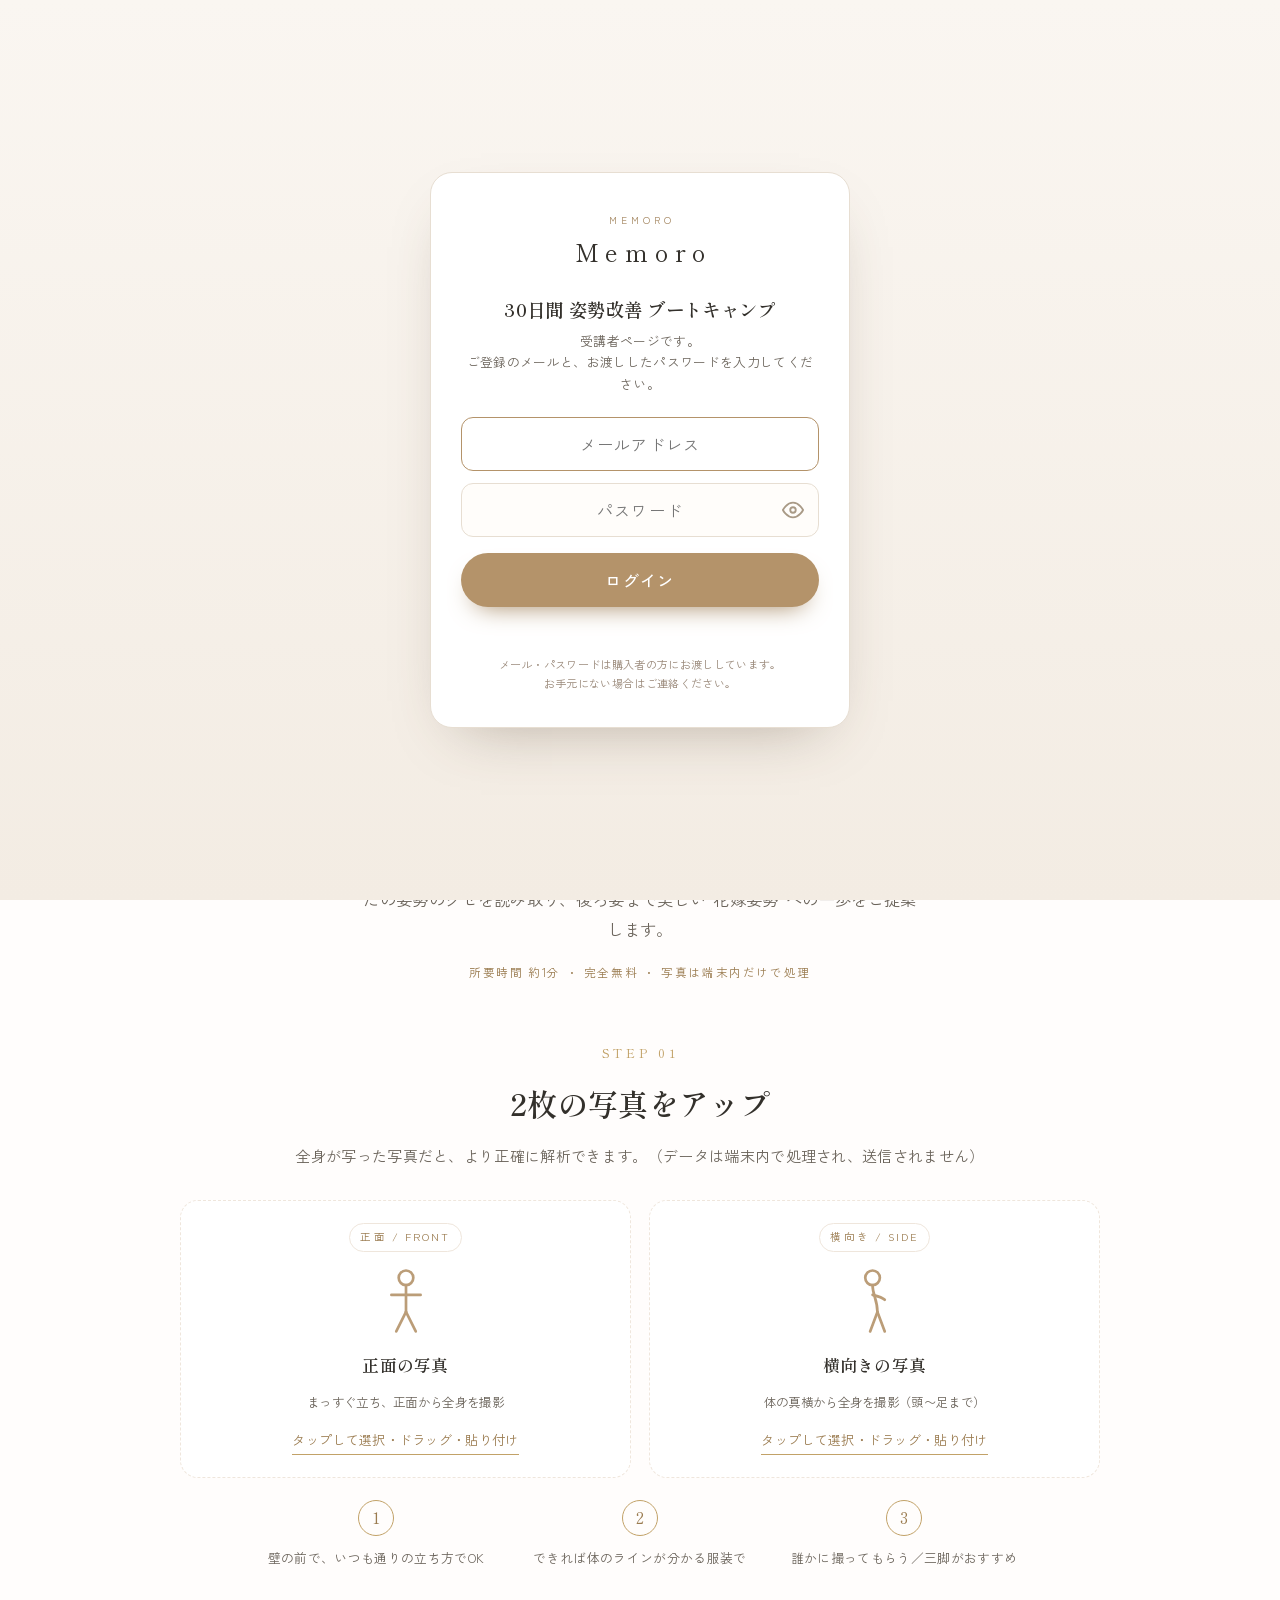
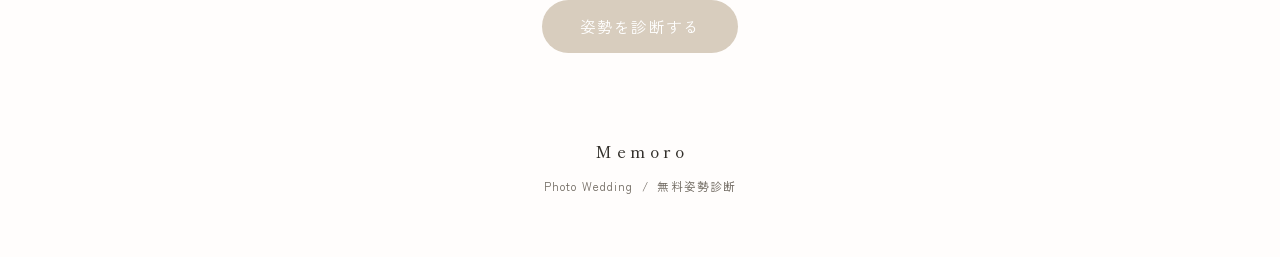
<file: index.html>
<!DOCTYPE html>
<html lang="ja">
<head>
<meta charset="UTF-8">
<meta name="viewport" content="width=device-width, initial-scale=1.0">
<title>30日間姿勢改善ブートキャンプ｜Memoro</title>
<meta name="description" content="写真2枚で、いまのあなたの立ち姿を解析。Memoro（メモロ）の無料・姿勢診断。">
<link rel="preconnect" href="https://fonts.googleapis.com">
<link rel="preconnect" href="https://fonts.gstatic.com" crossorigin>
<link href="https://fonts.googleapis.com/css2?family=Shippori+Mincho:wght@500;600;700&family=Zen+Kaku+Gothic+New:wght@400;500;700&family=Zen+Kurenaido&family=Parisienne&display=swap" rel="stylesheet">
<link rel="stylesheet" href="styles.css?v=4">
<link rel="stylesheet" href="program.css?v=6">
</head>
<body>

<!-- ▼ 受講者認証ゲート（本番URL。ローカル確認時は api:'demo'）▼ -->
<script>window.MEMORO_AUTH={ api:'https://memoro-auth.yuya-suzuki-37.workers.dev', product:'posture', title:'30日間 姿勢改善 ブートキャンプ' }</script>
<script src="gate.js"></script>
<!-- ▲ 受講者認証ゲート ▲ -->

<header class="topbar">
  <div class="brand center">Memoro<small>PHOTO WEDDING</small></div>
</header>

<div class="bc-banner">
  <span class="bc-eyebrow">30-DAY POSTURE BOOTCAMP</span>
  <span class="bc-title"><span class="bc-ico"><svg viewBox="0 0 24 24" width="1em" height="1em" fill="currentColor"><path d="M12 3l1.7 5.1a3 3 0 0 0 2.2 2.2L21 12l-5.1 1.7a3 3 0 0 0-2.2 2.2L12 21l-1.7-5.1a3 3 0 0 0-2.2-2.2L3 12l5.1-1.7a3 3 0 0 0 2.2-2.2z"/></svg></span>30日間<b>姿勢改善</b>ブートキャンプ</span>
</div>

<!-- ===== HERO ===== -->
<section class="hero" id="intro">
  <div class="hero-photo">
    <div class="hero-bg"></div>
    <div class="hero-logo">Memoro<small>POSTURE CARE</small></div>
  </div>
  <div class="hero-text">
    <p class="hero-script">for your special day</p>
    <h1 class="hero-catch">式まで、あと<span class="accent">30</span>日。</h1>
    <p class="hero-hw">後ろ姿まで美しい“花嫁姿勢”へ</p>
  </div>
  <div class="hero-detail wrap">
    <p class="lead">正面と横向きの写真をアップするだけ。面倒な質問はありません。AIがあなたの姿勢のクセを読み取り、後ろ姿まで美しい“花嫁姿勢”への一歩をご提案します。</p>
    <p class="hero-note">所要時間 約1分 ・ 完全無料 ・ 写真は端末内だけで処理</p>
  </div>
</section>

<!-- ===== UPLOAD ===== -->
<section class="section wrap" id="upload-section">
  <div class="section-head">
    <span class="num">STEP 01</span>
    <h2>2枚の写真をアップ</h2>
    <p>全身が写った写真だと、より正確に解析できます。（データは端末内で処理され、送信されません）</p>
  </div>

  <div class="uploads">
    <!-- FRONT -->
    <label class="drop" id="drop-front" for="file-front">
      <span class="req">正面 / FRONT</span>
      <svg class="pose-illust" viewBox="0 0 64 64" fill="none" stroke="#B4936A" stroke-width="2.2" stroke-linecap="round" stroke-linejoin="round">
        <circle cx="32" cy="13" r="6"/><path d="M32 19v22"/><path d="M20 27h24"/><path d="M32 41l-8 16"/><path d="M32 41l8 16"/>
      </svg>
      <h3>正面の写真</h3>
      <p class="hint">まっすぐ立ち、正面から全身を撮影</p>
      <span class="drop-cta">タップして選択・ドラッグ・貼り付け</span>
      <input type="file" id="file-front" accept="image/*,.heic,.heif">
    </label>

    <!-- SIDE -->
    <label class="drop" id="drop-side" for="file-side">
      <span class="req">横向き / SIDE</span>
      <svg class="pose-illust" viewBox="0 0 64 64" fill="none" stroke="#B4936A" stroke-width="2.2" stroke-linecap="round" stroke-linejoin="round">
        <circle cx="30" cy="13" r="6"/><path d="M30 19c0 8 4 12 4 22"/><path d="M30 27c4 1 8 2 10 4"/><path d="M34 41l-6 16"/><path d="M34 41l6 16"/>
      </svg>
      <h3>横向きの写真</h3>
      <p class="hint">体の真横から全身を撮影（頭〜足まで）</p>
      <span class="drop-cta">タップして選択・ドラッグ・貼り付け</span>
      <input type="file" id="file-side" accept="image/*,.heic,.heif">
    </label>
  </div>

  <div class="howto">
    <div class="step"><div class="n">1</div><p>壁の前で、いつも通りの立ち方でOK</p></div>
    <div class="step"><div class="n">2</div><p>できれば体のラインが分かる服装で</p></div>
    <div class="step"><div class="n">3</div><p>誰かに撮ってもらう／三脚がおすすめ</p></div>
  </div>

  <div class="btn-row">
    <button class="btn" id="btn-analyze" disabled>姿勢を診断する</button>
  </div>

  <div class="loader" id="loader" hidden>
    <div class="spinner"></div>
    <p id="loader-text">読み込み中…</p>
  </div>
</section>

<!-- ===== RESULT ===== -->
<main class="section wrap" id="result" hidden></main>

<footer class="foot">
  <div class="brand serif">Memoro</div>
  <p style="margin-top:10px">Photo Wedding &nbsp;/&nbsp; 無料姿勢診断</p>
</footer>

<script type="module" src="app.js?v=6"></script>
</body>
</html>
</file>
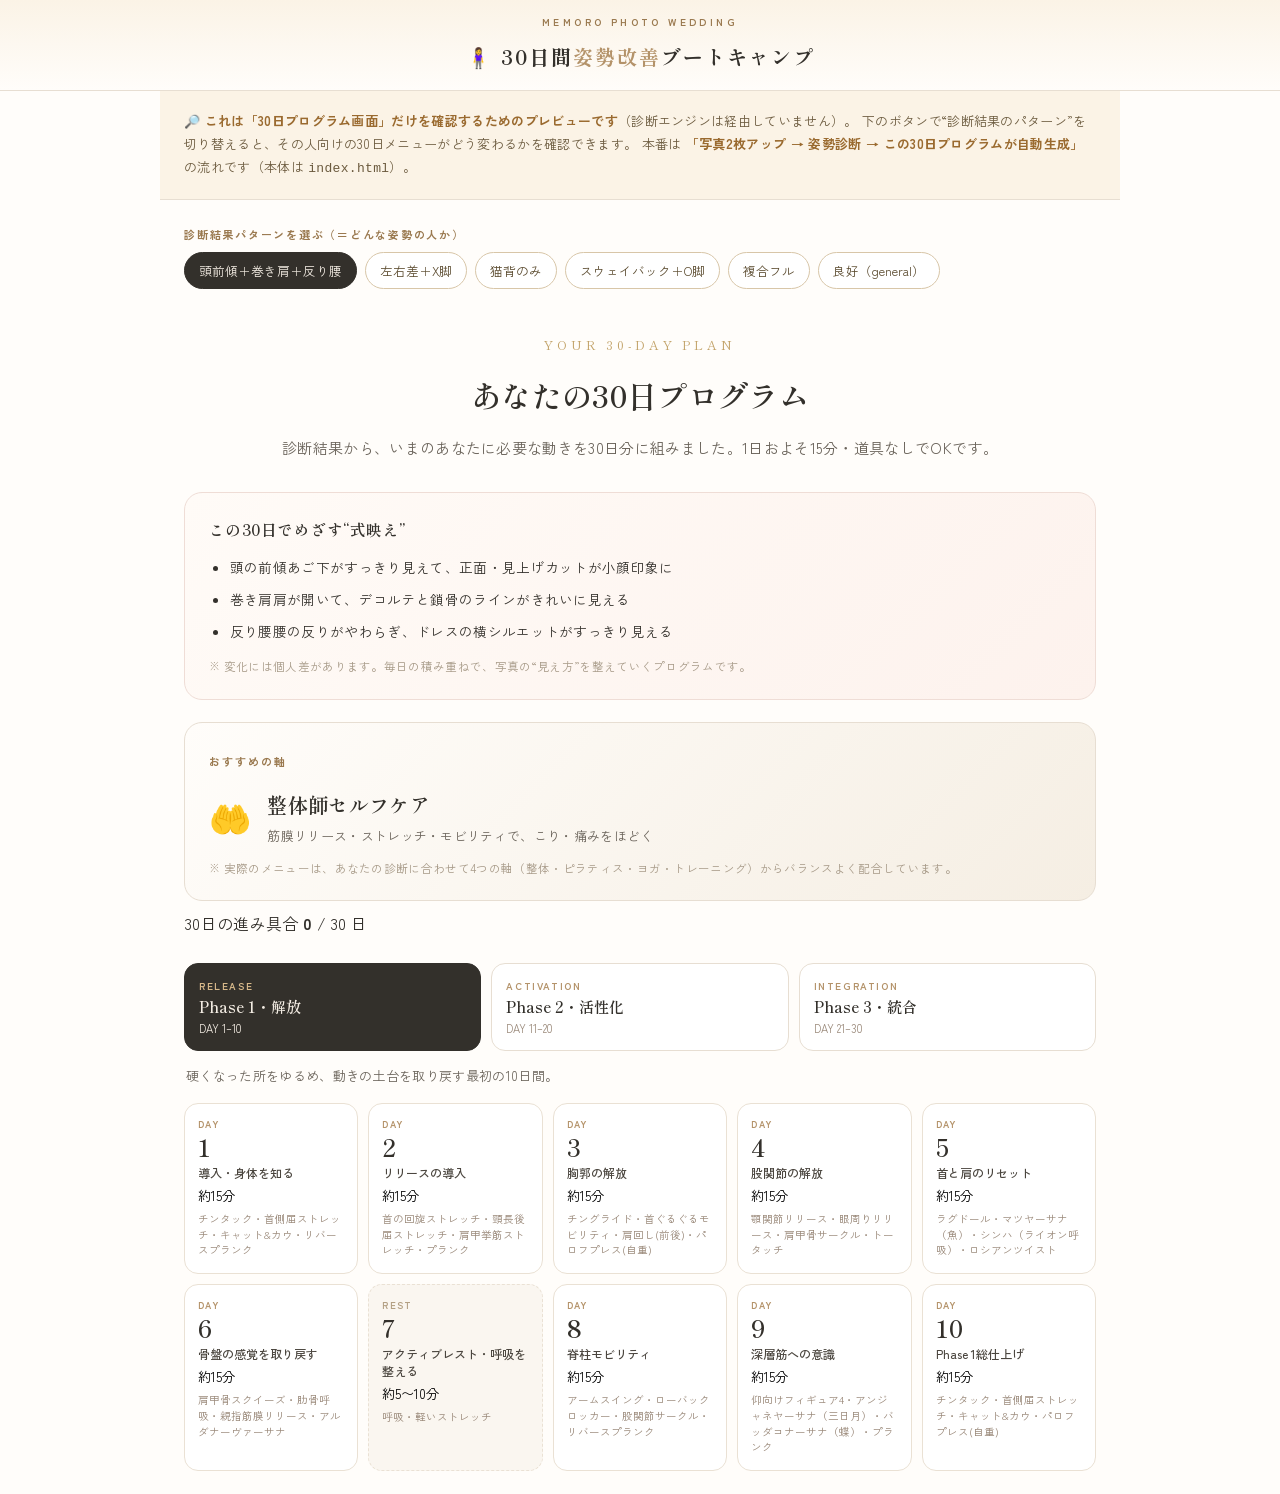
<file: preview-program.html>
<!DOCTYPE html>
<html lang="ja">
<head>
<meta charset="UTF-8">
<meta name="viewport" content="width=device-width, initial-scale=1.0">
<title>30日間姿勢改善ブートキャンプ プレビュー｜Memoro</title>
<link rel="preconnect" href="https://fonts.googleapis.com">
<link rel="preconnect" href="https://fonts.gstatic.com" crossorigin>
<link href="https://fonts.googleapis.com/css2?family=Shippori+Mincho:wght@500;600;700&family=Zen+Kaku+Gothic+New:wght@400;500;700&display=swap" rel="stylesheet">
<link rel="stylesheet" href="styles.css?v=4">
<link rel="stylesheet" href="program.css?v=5">
<style>
  body{ background:#FFFDFA; }
  .preview-note{ max-width:960px; margin:0 auto; padding:18px 24px; background:#FBF3E6; border-bottom:1px solid #E7DED2; font-family:"Zen Kaku Gothic New",sans-serif; font-size:13px; color:#6B5A3E; line-height:1.8; }
  .preview-note b{ color:#9A6A2F; }
  .pv-wrap{ max-width:960px; margin:0 auto; padding:24px; }
  .pv-label{ font-family:"Zen Kaku Gothic New",sans-serif; font-size:11px; letter-spacing:.16em; color:#9A794F; font-weight:700; margin-bottom:8px; }
  .case-picker{ display:flex; flex-wrap:wrap; gap:8px; margin:0 0 6px; }
  .case-picker button{ font-family:"Zen Kaku Gothic New",sans-serif; font-size:12.5px; padding:8px 14px; border:1px solid #D8C6A8; background:#fff; border-radius:20px; cursor:pointer; color:#5A4A2E; transition:.15s; }
  .case-picker button:hover{ border-color:#B4936A; }
  .case-picker button.active{ background:#33302B; color:#F3ECE3; border-color:#33302B; }
</style>
</head>
<body>
<div class="bc-banner">
  <span class="bc-eyebrow">MEMORO PHOTO WEDDING</span>
  <span class="bc-title"><span class="bc-ico">🧍‍♀️</span>30日間<b>姿勢改善</b>ブートキャンプ</span>
</div>
<div class="preview-note">
  🔎 <b>これは「30日プログラム画面」だけを確認するためのプレビューです</b>（診断エンジンは経由していません）。
  下のボタンで“診断結果のパターン”を切り替えると、その人向けの30日メニューがどう変わるかを確認できます。
  本番は <b>「写真2枚アップ → 姿勢診断 → この30日プログラムが自動生成」</b> の流れです（本体は <code>index.html</code>）。
</div>
<div class="pv-wrap">
  <div class="pv-label">診断結果パターンを選ぶ（＝どんな姿勢の人か）</div>
  <div class="case-picker" id="picker"></div>
  <main id="result"></main>
</div>

<script type="module">
  import { render30DayProgram } from './program-ui.js';

  // 診断が出す problems を模擬（本番は analyzer.js が自動生成）
  const CASES = [
    { label:'頭前傾＋巻き肩＋反り腰', keys:['forwardHead','roundedShoulders','anteriorPelvicTilt'] },
    { label:'左右差＋X脚',           keys:['lateralAsymmetry','kneeValgus'] },
    { label:'猫背のみ',             keys:['thoracicKyphosis'] },
    { label:'スウェイバック＋O脚',   keys:['swayBack','kneeVarus'] },
    { label:'複合フル',             keys:['forwardHead','roundedShoulders','thoracicKyphosis','anteriorPelvicTilt','swayBack','lateralAsymmetry','kneeValgus'] },
    { label:'良好（general）',       keys:['general'] },
  ];

  const picker = document.getElementById('picker');
  const result = document.getElementById('result');

  function show(i){
    [...picker.children].forEach((b,j)=> b.classList.toggle('active', i===j));
    const problems = CASES[i].keys.map(k => ({ key:k })); // render30DayProgram は p.key を見る
    render30DayProgram(problems, result);
    window.scrollTo({ top:0, behavior:'smooth' });
  }

  CASES.forEach((c,i)=>{
    const b = document.createElement('button');
    b.textContent = c.label;
    b.addEventListener('click', ()=> show(i));
    picker.appendChild(b);
  });
  show(0);
</script>
</body>
</html>
</file>
<file: styles.css>
/* =================================================================
   Memoro — Posture Diagnosis
   Photo-wedding brand: soft ivory, champagne gold, refined serif.
   ================================================================= */

:root{
  --bg:        #FFFDFC;   /* 純白（小顔と統一）*/
  --bg-soft:   #FFFFFF;
  --card:      #FFFFFF;
  --ink:       #33302B;   /* warm charcoal */
  --ink-soft:  #6B645B;   /* muted */
  --line:      #EFE6DC;   /* hairline */
  --gold:      #C2A268;   /* gold（小顔と統一）*/
  --gold-deep: #9A7B4F;
  --blush:     #EAD4CD;
  --rose:      #C88A82;
  --cream:     #FFFDF8;
  --script:    'Parisienne', cursive;
  --hw:        'Zen Kurenaido', cursive;
  --green:     #2F5A4A;
  --sage:      #A9B29E;
  --good:      #8AA98C;
  --warn:      #D8A96A;
  --bad:       #C58274;
  --shadow:    0 18px 50px -28px rgba(80,60,40,.35);
  --radius:    18px;
  --serif:     "Shippori Mincho", "Times New Roman", serif;
  --sans:      "Zen Kaku Gothic New", -apple-system, "Hiragino Kaku Gothic ProN", "Noto Sans JP", sans-serif;
}

*{ box-sizing:border-box; margin:0; padding:0; }
html{ scroll-behavior:smooth; }
body{
  font-family:var(--sans);
  color:var(--ink);
  background:var(--bg);
  line-height:1.85;
  -webkit-font-smoothing:antialiased;
  letter-spacing:.02em;
}
img{ max-width:100%; display:block; }
button{ font-family:inherit; cursor:pointer; }

.wrap{ width:min(920px, 92vw); margin-inline:auto; }
.serif{ font-family:var(--serif); font-weight:500; }
.center{ text-align:center; }

/* ---------- top bar ---------- */
.topbar{
  display:flex; align-items:center; justify-content:center;
  padding:22px 0; gap:.6em;
}
.brand{
  font-family:var(--serif); font-size:1.45rem; letter-spacing:.28em;
  color:var(--ink); text-indent:.28em;
}
.brand small{
  display:block; font-family:var(--sans); font-size:.58rem;
  letter-spacing:.42em; color:var(--gold-deep); margin-top:.3em; text-indent:.42em;
}

/* ---------- hero ---------- */
.hero{ position:relative; margin-bottom:6px; }
.hero-photo{ position:relative; height:54vh; min-height:380px; max-height:580px; overflow:hidden; }
.hero-bg{ position:absolute; inset:0; background:url('images/hero-posture.png') center 16%/cover; animation:kenburns 22s ease-out infinite alternate; }
.hero-photo::after{ content:''; position:absolute; left:0; right:0; bottom:0; height:130px; background:linear-gradient(to bottom,rgba(255,253,248,0),var(--cream)); }
.hero-logo{ position:absolute; top:24px; left:0; right:0; z-index:2; text-align:center; font-family:var(--serif); font-size:1.2rem; letter-spacing:.34em; text-indent:.34em; color:#fff; text-shadow:0 2px 18px rgba(60,45,30,.55); }
.hero-logo small{ display:block; font-family:var(--sans); font-size:.5rem; letter-spacing:.42em; color:rgba(255,255,255,.92); text-indent:.42em; margin-top:4px; }
.hero-text{ position:relative; z-index:3; background:var(--cream); margin-top:-44px; border-radius:36px 36px 0 0; padding:14px 28px 26px; text-align:center; width:min(920px,100%); margin-inline:auto; }
.hero-script{ font-family:var(--script); font-size:clamp(1.4rem,6vw,1.9rem); color:var(--rose); line-height:1; }
.hero-catch{ font-family:var(--serif); font-weight:600; font-size:clamp(1.7rem,7vw,2.4rem); color:var(--ink); line-height:1.45; letter-spacing:.02em; margin-top:4px; }
.hero-catch .accent{ color:var(--gold); font-size:1.35em; padding:0 .04em; }
.hero-hw{ font-family:var(--hw); font-size:clamp(1rem,3.8vw,1.3rem); color:var(--rose); transform:rotate(-2deg); margin:8px 0 4px; }
.hero-detail{ text-align:center; padding:14px 0 8px; }
.hero .lead{ margin:0 auto; max-width:34em; color:var(--ink-soft); font-size:clamp(.94rem,2.6vw,1.02rem); }
.hero-note{ margin-top:18px; font-size:.72rem; letter-spacing:.14em; color:var(--gold-deep); }
@keyframes kenburns{ from{ transform:scale(1); } to{ transform:scale(1.08); } }

/* ---------- section frame ---------- */
.section{ padding:44px 0; }
.section-head{ text-align:center; margin-bottom:30px; }
.section-head .num{
  font-family:var(--serif); font-size:.8rem; letter-spacing:.3em;
  color:var(--gold); display:block; margin-bottom:.8em;
}
.section-head h2{
  font-family:var(--serif); font-weight:600;
  font-size:clamp(1.35rem,4.4vw,1.9rem);
}
.section-head p{ color:var(--ink-soft); margin-top:.7em; font-size:.94rem; }

/* ---------- upload ---------- */
.uploads{
  display:grid; grid-template-columns:1fr 1fr; gap:18px;
}
@media (max-width:620px){ .uploads{ grid-template-columns:1fr; } }

.drop{
  position:relative; background:var(--card); border:1.5px dashed var(--line);
  border-radius:var(--radius); padding:22px; text-align:center;
  transition:border-color .2s, background .2s; min-height:230px;
  display:flex; flex-direction:column; align-items:center; justify-content:center; gap:10px;
}
.drop.drag{ border-color:var(--gold); background:#FFFBF5; }
.drop.filled{ border-style:solid; border-color:var(--blush); padding:12px; }
.drop .pose-illust{ width:78px; height:78px; opacity:.9; }
.drop h3{ font-family:var(--serif); font-size:1.05rem; font-weight:600; }
.drop .hint{ font-size:.78rem; color:var(--ink-soft); }
.drop .req{
  font-size:.66rem; letter-spacing:.2em; color:var(--gold-deep);
  border:1px solid var(--line); border-radius:100px; padding:.35em 1em;
}
.drop input[type=file]{ display:none; }
.drop .preview{
  width:100%; border-radius:12px; overflow:hidden; background:var(--bg-soft);
  aspect-ratio:3/4; max-height:280px;
}
.drop .preview img{ width:100%; height:100%; object-fit:contain; }
.drop .redo{
  position:absolute; top:10px; right:10px; background:rgba(255,255,255,.92);
  border:1px solid var(--line); border-radius:100px; font-size:.7rem;
  padding:.4em .9em; color:var(--ink-soft);
}
.drop-cta{
  display:inline-block; margin-top:4px; font-size:.82rem; color:var(--gold-deep);
  border-bottom:1px solid var(--gold); padding-bottom:2px;
}

/* ---------- buttons ---------- */
.btn{
  display:inline-flex; align-items:center; justify-content:center; gap:.5em;
  font-family:var(--sans); font-size:.98rem; letter-spacing:.08em;
  padding:.95em 2.4em; border-radius:100px; border:none;
  background:var(--gold); color:#fff; box-shadow:0 12px 26px -14px var(--gold-deep);
  transition:transform .15s, box-shadow .2s, background .2s;
}
.btn:hover{ background:var(--gold-deep); transform:translateY(-1px); }
.btn:disabled{ background:#D8CDBE; box-shadow:none; cursor:not-allowed; transform:none; }
.btn-ghost{
  background:transparent; color:var(--gold-deep); border:1.5px solid var(--gold);
  box-shadow:none; padding:.9em 2em;
}
.btn-ghost:hover{ background:#FBF4EA; color:var(--gold-deep); }
.btn-row{ text-align:center; margin-top:30px; display:flex; gap:14px; justify-content:center; flex-wrap:wrap; }

/* ---------- loader ---------- */
.loader{ text-align:center; padding:40px 0; }
.loader[hidden]{ display:none; }
.spinner{
  width:44px; height:44px; margin:0 auto 16px; border-radius:50%;
  border:3px solid var(--line); border-top-color:var(--gold);
  animation:spin 1s linear infinite;
}
@keyframes spin{ to{ transform:rotate(360deg); } }
.loader p{ color:var(--ink-soft); font-size:.9rem; }

/* ---------- result ---------- */
#result[hidden]{ display:none; }
.reveal{ animation:rise .8s cubic-bezier(.2,.7,.3,1) both; }
@keyframes rise{ from{ opacity:0; transform:translateY(22px);} to{opacity:1; transform:none;} }

.result-hero{ background:var(--card); border:1px solid var(--line); border-radius:calc(var(--radius) + 10px); padding:0; overflow:hidden; box-shadow:var(--shadow); }
.rh-visual{ position:relative; height:210px; overflow:hidden; background:linear-gradient(135deg,#F3E4DE,#E7CFC8 60%,#DDBFB6); }
.rh-visual img{ width:100%; height:100%; object-fit:cover; object-position:center 30%; }
.rh-visual::after{ content:''; position:absolute; inset:0; background:linear-gradient(to bottom,rgba(255,253,248,0) 42%,var(--card)); }
.rh-visual.no-img img{ display:none; }
.rh-visual.no-img .rh-script{ color:#fff; text-shadow:0 2px 12px rgba(150,110,95,.5); }
.rh-script{ position:absolute; left:0; right:0; bottom:15px; z-index:2; text-align:center; font-family:'Parisienne',cursive; font-size:clamp(1.7rem,6.5vw,2.4rem); color:#fff; text-shadow:0 2px 14px rgba(120,90,45,.55); }
.rh-body{ padding:24px 26px 34px; text-align:center; }
.result-hero .announce{ display:inline-block; border:1px solid var(--gold); padding:8px 22px; font-family:var(--serif); font-size:.74rem; letter-spacing:.3em; text-indent:.3em; color:var(--gold-deep); position:relative; }
.result-hero .announce::before,.result-hero .announce::after{ content:''; position:absolute; top:-1px; width:0; height:0; border-style:solid; border-color:var(--gold) transparent transparent transparent; }
.result-hero .announce::before{ left:-1px; border-width:10px 10px 0 0; }
.result-hero .announce::after{ right:-1px; border-width:10px 0 0 10px; }
.result-hero .type-name{ font-family:var(--serif); font-weight:600; font-size:clamp(1.5rem,5.4vw,2.3rem); margin:.5em 0 .2em; color:var(--ink); }
.result-hero .type-desc{ color:var(--ink-soft); max-width:32em; margin:.8em auto 0; font-size:.92rem; }
.tags{ display:flex; gap:8px; justify-content:center; flex-wrap:wrap; margin-top:1.3em; }
.tag{ font-size:.7rem; letter-spacing:.12em; color:var(--rose); border:1px solid var(--blush); background:#FFF8F6; border-radius:100px; padding:.4em 1em; }

/* score dial */
.score-wrap{ display:flex; align-items:center; justify-content:center; gap:26px; margin-top:26px; flex-wrap:wrap; }
.dial{ position:relative; width:132px; height:132px; }
.dial svg{ transform:rotate(-90deg); }
.dial .val{
  position:absolute; inset:0; display:flex; flex-direction:column;
  align-items:center; justify-content:center;
}
.dial .val b{ font-family:var(--serif); font-size:2.1rem; line-height:1; color:var(--ink); }
.dial .val span{ font-size:.62rem; letter-spacing:.2em; color:var(--ink-soft); margin-top:.4em; }
.grade{ text-align:left; max-width:15em; }
.grade .g-label{ font-family:var(--serif); font-size:1.15rem; color:var(--gold-deep); }
.grade .g-desc{ font-size:.85rem; color:var(--ink-soft); margin-top:.4em; }

/* my-frame (自分の写真＋ライン) */
.myframe{
  margin-top:14px; background:var(--card); border:1px solid var(--line);
  border-radius:var(--radius); padding:18px; text-align:center;
}
.myframe h3{ font-family:var(--serif); font-size:1.05rem; margin-bottom:4px; }
.myframe .note{ font-size:.72rem; color:var(--ink-soft); margin-bottom:14px; }
.myframe-grid{ display:flex; gap:16px; justify-content:center; flex-wrap:wrap; }
.myframe-grid figure{ flex:1 1 240px; max-width:300px; }
.myframe-grid canvas{ width:100%; border-radius:12px; background:var(--bg-soft); box-shadow:var(--shadow); }
.myframe-grid figcaption{ font-size:.72rem; color:var(--ink-soft); margin-top:8px; letter-spacing:.1em; }

/* metrics */
.metrics{ margin-top:14px; background:var(--card); border:1px solid var(--line); border-radius:var(--radius); padding:22px; }
.metric{ padding:14px 0; border-bottom:1px solid var(--line); }
.metric:last-child{ border-bottom:none; }
.metric-top{ display:flex; justify-content:space-between; align-items:baseline; gap:10px; }
.metric-name{ font-weight:600; font-size:.92rem; }
.metric-right{ display:inline-flex; align-items:center; gap:8px; white-space:nowrap; }
.metric-val{ font-family:var(--serif); font-size:1.05rem; }
.metric-val.good{ color:var(--good); } .metric-val.warn{ color:var(--warn); } .metric-val.bad{ color:var(--bad); }
.lvl-chip{ font-size:.64rem; letter-spacing:.08em; padding:.28em .75em; border-radius:100px; color:#fff; }
.lvl-chip.good{ background:var(--good); } .lvl-chip.warn{ background:var(--warn); } .lvl-chip.bad{ background:var(--bad); }
.metric-bar{ height:7px; background:var(--bg-soft); border-radius:100px; margin:9px 0 6px; overflow:hidden; }
.metric-bar i{ display:block; height:100%; border-radius:100px; background:var(--sage); }
.metric-bar i.good{ background:var(--good); } .metric-bar i.warn{ background:var(--warn); } .metric-bar i.bad{ background:var(--bad); }
.metric-detail{ font-size:.72rem; color:var(--ink-soft); }

/* findings (気になる項目 + 豆知識) */
.findings{ margin-top:14px; display:grid; gap:14px; }
.finding{
  background:var(--card); border:1px solid var(--line); border-left:4px solid var(--sage);
  border-radius:var(--radius); padding:20px 22px;
}
.finding.low{ border-left-color:var(--good); }
.finding.mid{ border-left-color:var(--warn); }
.finding.high{ border-left-color:var(--bad); }
.finding-head{ display:flex; align-items:center; gap:10px; flex-wrap:wrap; }
.finding-head h4{ font-family:var(--serif); font-size:1.1rem; }
.sev-chip{ font-size:.64rem; letter-spacing:.14em; padding:.3em .8em; border-radius:100px; color:#fff; }
.sev-chip.low{ background:var(--good); } .sev-chip.mid{ background:var(--warn); } .sev-chip.high{ background:var(--bad); }
.finding .trivia{ font-size:.88rem; color:var(--ink); margin-top:.9em; }
.finding .evidence{
  font-size:.72rem; color:var(--ink-soft); margin-top:.9em; padding-top:.9em;
  border-top:1px dashed var(--line);
}
.finding .evidence::before{ content:"根拠  "; color:var(--gold-deep); letter-spacing:.1em; }

/* camp bridge (STEP B placeholder) */
.bridge{
  margin-top:16px; background:linear-gradient(180deg,#FFFDFA,var(--bg-soft));
  border:1px solid var(--line); border-radius:calc(var(--radius) + 6px); padding:30px 24px;
}
.bridge .kicker{ text-align:center; font-size:.72rem; letter-spacing:.32em; color:var(--gold-deep); text-indent:.32em; }
.bridge h3{ font-family:var(--serif); text-align:center; font-size:clamp(1.2rem,4vw,1.6rem); margin:.5em 0 .3em; }
.bridge .sub{ text-align:center; color:var(--ink-soft); font-size:.86rem; max-width:30em; margin:0 auto 22px; }
.camp-cards{ display:grid; grid-template-columns:1fr 1fr; gap:12px; }
@media (max-width:620px){ .camp-cards{ grid-template-columns:1fr; } }
.camp-card{ background:var(--card); border:1px solid var(--line); border-radius:14px; padding:18px; }
.camp-card.match{ border-color:var(--gold); box-shadow:0 10px 26px -18px var(--gold-deep); }
.camp-card .badge{ font-size:.62rem; letter-spacing:.14em; color:#fff; background:var(--gold); border-radius:100px; padding:.3em .8em; display:inline-block; margin-bottom:.7em; }
.camp-card h4{ font-family:var(--serif); font-size:1.02rem; }
.camp-card .tl{ font-size:.76rem; color:var(--gold-deep); margin:.2em 0 .6em; }
.camp-card p{ font-size:.8rem; color:var(--ink-soft); }
.bridge .cta-row{ text-align:center; margin-top:22px; }
.bridge .cta-row .btn{ text-decoration:none; }
.bridge-soft{ text-align:center; font-size:.86rem; color:var(--gold-deep); margin-top:20px; }

/* disclaimer */
.disclaimer{
  margin-top:20px; font-size:.72rem; color:var(--ink-soft);
  background:var(--bg-soft); border-radius:14px; padding:16px 20px; line-height:1.9;
}

/* footer */
.foot{ text-align:center; padding:40px 0 60px; color:var(--ink-soft); font-size:.72rem; letter-spacing:.1em; }
.foot .brand{ font-size:1rem; letter-spacing:.28em; }

/* how-to strip */
.howto{ display:flex; gap:14px; justify-content:center; flex-wrap:wrap; margin-top:22px; }
.howto .step{ flex:1 1 200px; max-width:250px; text-align:center; }
.howto .step .n{
  width:36px; height:36px; border-radius:50%; border:1.5px solid var(--gold);
  color:var(--gold-deep); font-family:var(--serif); display:flex; align-items:center;
  justify-content:center; margin:0 auto 10px;
}
.howto .step p{ font-size:.8rem; color:var(--ink-soft); }

/* 解析中オーバーレイ（小顔と統一・純白×ローズ）*/
.analyzing-ov{ position:fixed; inset:0; z-index:9999; display:flex; align-items:center; justify-content:center; background:rgba(255,250,249,.84); backdrop-filter:blur(10px); -webkit-backdrop-filter:blur(10px); opacity:0; transition:opacity .4s; }
.analyzing-ov.in{ opacity:1; }
.analyzing-ov.out{ opacity:0; }
.az-card{ background:#fff; border-radius:24px; padding:38px 34px 32px; box-shadow:0 30px 70px -28px rgba(120,90,45,.5); text-align:center; width:min(340px,86vw); transform:translateY(14px) scale(.95); transition:transform .45s cubic-bezier(.2,.8,.3,1); }
.analyzing-ov.in .az-card{ transform:none; }
.az-ring{ position:relative; width:92px; height:92px; margin:0 auto 22px; }
.az-ring svg{ width:100%; height:100%; transform:rotate(-90deg); }
.az-track{ fill:none; stroke:#EEE6D8; stroke-width:6; }
.az-prog{ fill:none; stroke:#D89189; stroke-width:6; stroke-linecap:round; stroke-dasharray:214; stroke-dashoffset:214; transition:stroke-dashoffset .12s linear; }
.az-pct{ position:absolute; inset:0; display:flex; align-items:center; justify-content:center; font-family:var(--serif); font-size:21px; color:#C0817A; }
.az-title{ font-family:var(--serif); font-size:16px; color:#33302B; margin:0 0 20px; letter-spacing:.03em; }
.az-list{ list-style:none; padding:0; margin:0; text-align:left; display:flex; flex-direction:column; gap:11px; }
.az-list li{ display:flex; align-items:center; gap:11px; font-size:13px; color:#B4ADA2; opacity:.45; transition:opacity .35s,color .35s; }
.az-list li.done{ opacity:1; color:#8A5A54; }
.az-check{ width:19px; height:19px; border-radius:50%; border:1.6px solid #DDD3C4; flex:none; position:relative; transition:all .35s; }
.az-list li.done .az-check{ background:#D89189; border-color:#D89189; }
.az-list li.done .az-check::after{ content:''; position:absolute; left:6px; top:3px; width:4px; height:8px; border:solid #fff; border-width:0 2px 2px 0; transform:rotate(45deg); }
@keyframes result-rise{ from{ opacity:0; transform:translateY(24px) scale(.985); } to{ opacity:1; transform:none; } }
.result-hero{ animation:result-rise .7s cubic-bezier(.2,.8,.3,1) both; }
</file>
<file: program.css>
/* =================================================================
   30-DAY PROGRAM UI — Memoro デザイン（アイボリー×シャンパンゴールド）
   既存 styles.css は変更せず、本ファイルで完結させる。
   ================================================================= */

/* =================================================================
   ブートキャンプ識別バナー（どの30日ブートキャンプかを一目で示す）
   ※ 5種のブートキャンプで使い回せる共通パーツ。アイコンと〇〇（差別化ワード）だけ差し替え。
      命名規則: 「30日間〇〇ブートキャンプ」（〇〇を <b> でゴールド強調）
      例) 🧍‍♀️30日間姿勢改善 / 🔥30日間脂肪燃焼 / 🧘‍♀️30日間ヨガ / 🌿30日間ピラティス / ✨30日間小顔（＋ブートキャンプ）
   ================================================================= */
.bc-banner{
  text-align:center;
  background:linear-gradient(180deg,#FBF3E6,#FFFDFA);
  border-bottom:1px solid #E7DED2;
  padding:13px 20px 15px;
}
.bc-banner .bc-eyebrow{
  display:block;
  font-family:"Zen Kaku Gothic New",sans-serif;
  font-size:10px; letter-spacing:.34em; font-weight:700;
  color:#9A794F; margin-bottom:6px;
}
.bc-banner .bc-title{
  font-family:"Shippori Mincho",serif; font-weight:700;
  font-size:clamp(1.05rem,3.6vw,1.25rem); letter-spacing:.1em; color:#33302B;
}
.bc-banner .bc-title .bc-ico{ margin-right:.4em; font-weight:400; }
.bc-banner .bc-title b{ color:#B4936A; font-weight:700; }

/* ---------- Before/After（再診断のスコア比較） ---------- */
.before-after{
  margin:22px 0 6px; padding:20px 22px; text-align:center;
  background:linear-gradient(135deg,#FFFDFA,#F5EEE3);
  border:1px solid #E7DED2; border-radius:18px;
}
.before-after .ba-kicker{
  font-family:"Zen Kaku Gothic New",sans-serif; font-size:10px; letter-spacing:.28em;
  color:#9A794F; font-weight:700; margin-bottom:12px;
}
.before-after .ba-row{ display:flex; align-items:center; justify-content:center; gap:14px; flex-wrap:wrap; }
.before-after .ba-cell{ display:flex; flex-direction:column; align-items:center; gap:3px; }
.before-after .ba-when{ font-family:"Zen Kaku Gothic New",sans-serif; font-size:11px; color:#9A8F80; letter-spacing:.06em; }
.before-after .ba-score{ font-family:"Shippori Mincho",serif; font-size:34px; font-weight:700; line-height:1; color:#8A8172; }
.before-after .ba-cell.now .ba-score{ color:#33302B; }
.before-after .ba-arrow{ font-size:20px; color:#C9B79A; }
.before-after .ba-diff{ display:flex; align-items:baseline; gap:2px; margin-left:6px; font-family:"Shippori Mincho",serif; }
.before-after .ba-diff b{ font-size:24px; font-weight:700; }
.before-after .ba-diff small{ font-size:12px; }
.before-after .ba-diff.up{ color:#6E8F70; }
.before-after .ba-diff.down{ color:#C58274; }
.before-after .ba-diff.flat{ color:#9A8F80; }
.before-after .ba-note{ font-family:"Zen Kaku Gothic New",sans-serif; font-size:12px; color:#6B645B; margin-top:12px; line-height:1.7; }

.p30-goals{
  background:linear-gradient(135deg,#FFFBF7,#FDF2ED);
  border:1px solid #EFDDD6; border-radius:18px;
  padding:22px 24px; margin:22px 0 8px;
}
.p30-goals-kicker{
  display:block; font-family:"Shippori Mincho",serif; font-size:15.5px;
  color:#33302B; font-weight:600; margin-bottom:13px; letter-spacing:.03em;
}
.p30-goals-list{ margin:0; padding-left:1.3em; display:flex; flex-direction:column; gap:9px; }
.p30-goals-list li{ font-size:13.5px; color:#33302B; line-height:1.7; }
.p30-goals-note{ font-size:11.5px; color:#A79A88; margin:14px 0 0; line-height:1.7; }

.p30-reco{
  background:linear-gradient(135deg,#FFFDFA,#F5EEE3);
  border:1px solid #E7DED2; border-radius:18px;
  padding:22px 24px; margin:22px 0 8px;
}
.p30-reco-kicker{
  font-family:"Zen Kaku Gothic New",sans-serif; font-size:11px; letter-spacing:.18em;
  color:#9A794F; font-weight:700;
}
.p30-reco-body{ display:flex; align-items:center; gap:16px; margin-top:12px; }
.p30-reco-icon{ font-size:34px; line-height:1; }
.p30-reco-name{ font-family:"Shippori Mincho",serif; font-size:20px; color:#33302B; font-weight:600; }
.p30-reco-desc{ font-size:13px; color:#6B645B; margin-top:3px; line-height:1.6; }
.p30-reco-note{ font-size:11.5px; color:#A79A88; margin:12px 0 0; line-height:1.7; }

/* Phase タブ */
.p30-phases{ display:grid; grid-template-columns:repeat(3,1fr); gap:10px; margin:24px 0 14px; }
.p30-phase-tab{
  display:flex; flex-direction:column; gap:3px; align-items:flex-start; text-align:left;
  background:#fff; border:1px solid #E7DED2; border-radius:14px;
  padding:14px; cursor:pointer; transition:.2s;
}
.p30-phase-tab:hover{ border-color:#CDB18A; }
.p30-phase-tab.active{ background:#33302B; border-color:#33302B; }
.p30-phase-tab.active .pt-en{ color:#D8B98A; }
.p30-phase-tab.active .pt-ja,
.p30-phase-tab.active .pt-days{ color:#F3ECE3; }
.pt-en{ font-family:"Zen Kaku Gothic New",sans-serif; font-size:10px; letter-spacing:.16em; color:#B4936A; font-weight:700; }
.pt-ja{ font-family:"Shippori Mincho",serif; font-size:15px; color:#33302B; font-weight:600; }
.pt-days{ font-size:11px; color:#9A897A; }

.p30-phase-desc{ font-size:13px; color:#6B645B; margin:0 2px 16px; line-height:1.7; }

/* Day カレンダー */
.p30-days{ display:grid; grid-template-columns:repeat(2,1fr); gap:10px; }
@media(min-width:600px){ .p30-days{ grid-template-columns:repeat(5,1fr); } }
.p30-day{
  position:relative; display:flex; flex-direction:column; gap:4px; text-align:left;
  background:#fff; border:1px solid #EAE1D4; border-radius:14px; padding:13px 13px 15px;
  cursor:pointer; transition:.18s;
}
.p30-day:hover{ border-color:#B4936A; transform:translateY(-1px); box-shadow:0 6px 18px rgba(180,147,106,.14); }
.p30-day.rest{ background:#FAF6F0; border-style:dashed; }
.p30-day-badge{
  font-family:"Zen Kaku Gothic New",sans-serif; font-size:9.5px; letter-spacing:.14em;
  color:#B4936A; font-weight:700;
}
.p30-day.rest .p30-day-badge{ color:#B3A084; }
.p30-day-num{ font-family:"Shippori Mincho",serif; font-size:24px; line-height:1; color:#33302B; font-weight:600; }
.p30-day-theme{ font-size:12px; color:#4A453E; font-weight:500; margin-top:2px; line-height:1.4; }
.p30-day-items{ font-size:10.5px; color:#9A897A; line-height:1.5; margin-top:2px; }

/* Day 詳細 */
.p30-detail{
  margin-top:18px; background:#fff; border:1px solid #E7DED2; border-radius:18px; padding:20px;
}
.p30-detail-head{ display:flex; justify-content:space-between; align-items:flex-start; gap:12px; margin-bottom:16px; }
.p30-detail-kicker{ font-family:"Zen Kaku Gothic New",sans-serif; font-size:10.5px; letter-spacing:.16em; color:#B4936A; font-weight:700; }
.p30-detail-head h3{ font-family:"Shippori Mincho",serif; font-size:21px; color:#33302B; margin:4px 0 0; font-weight:600; }
.p30-detail-close{ background:#F3ECE3; border:none; width:32px; height:32px; border-radius:50%; font-size:18px; color:#6B645B; cursor:pointer; flex:none; line-height:1; }
.p30-rest-note{ font-size:13px; color:#6B645B; line-height:1.8; margin:0 0 4px; }

.p30-ex-list{ display:grid; gap:14px; }
.p30-ex{ display:flex; gap:14px; border:1px solid #EDE5D8; border-radius:14px; padding:14px; background:#FFFDFA; }
.p30-ex.self{ border-left:3px solid #8AA98C; }
.p30-ex.train{ border-left:3px solid #C58274; }
.p30-ex-illust{ flex:none; width:84px; height:84px; }
.p30-ex-illust svg{ width:100% !important; height:100% !important; display:block; }
.p30-ex-body{ flex:1; min-width:0; }
.p30-ex-cat{ display:inline-block; font-family:"Zen Kaku Gothic New",sans-serif; font-size:10px; letter-spacing:.08em; color:#9A794F; background:#F3ECE3; padding:2px 9px; border-radius:20px; }
.p30-ex-body h4{ font-family:"Shippori Mincho",serif; font-size:16px; color:#33302B; margin:7px 0 5px; font-weight:600; }
.p30-ex-meta{ display:flex; gap:14px; font-size:11.5px; color:#9A897A; margin-bottom:6px; }
.p30-ex-purpose{ font-size:12.5px; color:#5A544C; line-height:1.65; margin:0 0 8px; }
.p30-ex-how{ font-size:12px; color:#5A544C; line-height:1.7; margin:0 0 8px; padding-left:18px; }
.p30-ex-how li{ margin-bottom:2px; }
.p30-ex-cues{ display:flex; flex-direction:column; gap:3px; font-size:11.5px; }
.p30-ex-cues .do{ color:#6E8A70; }
.p30-ex-cues .dont{ color:#B5766A; }

@media(max-width:480px){
  .p30-phases{ grid-template-columns:1fr; }
  .p30-ex{ flex-direction:column; }
  .p30-ex-illust{ width:70px; height:70px; }
}
</file>
